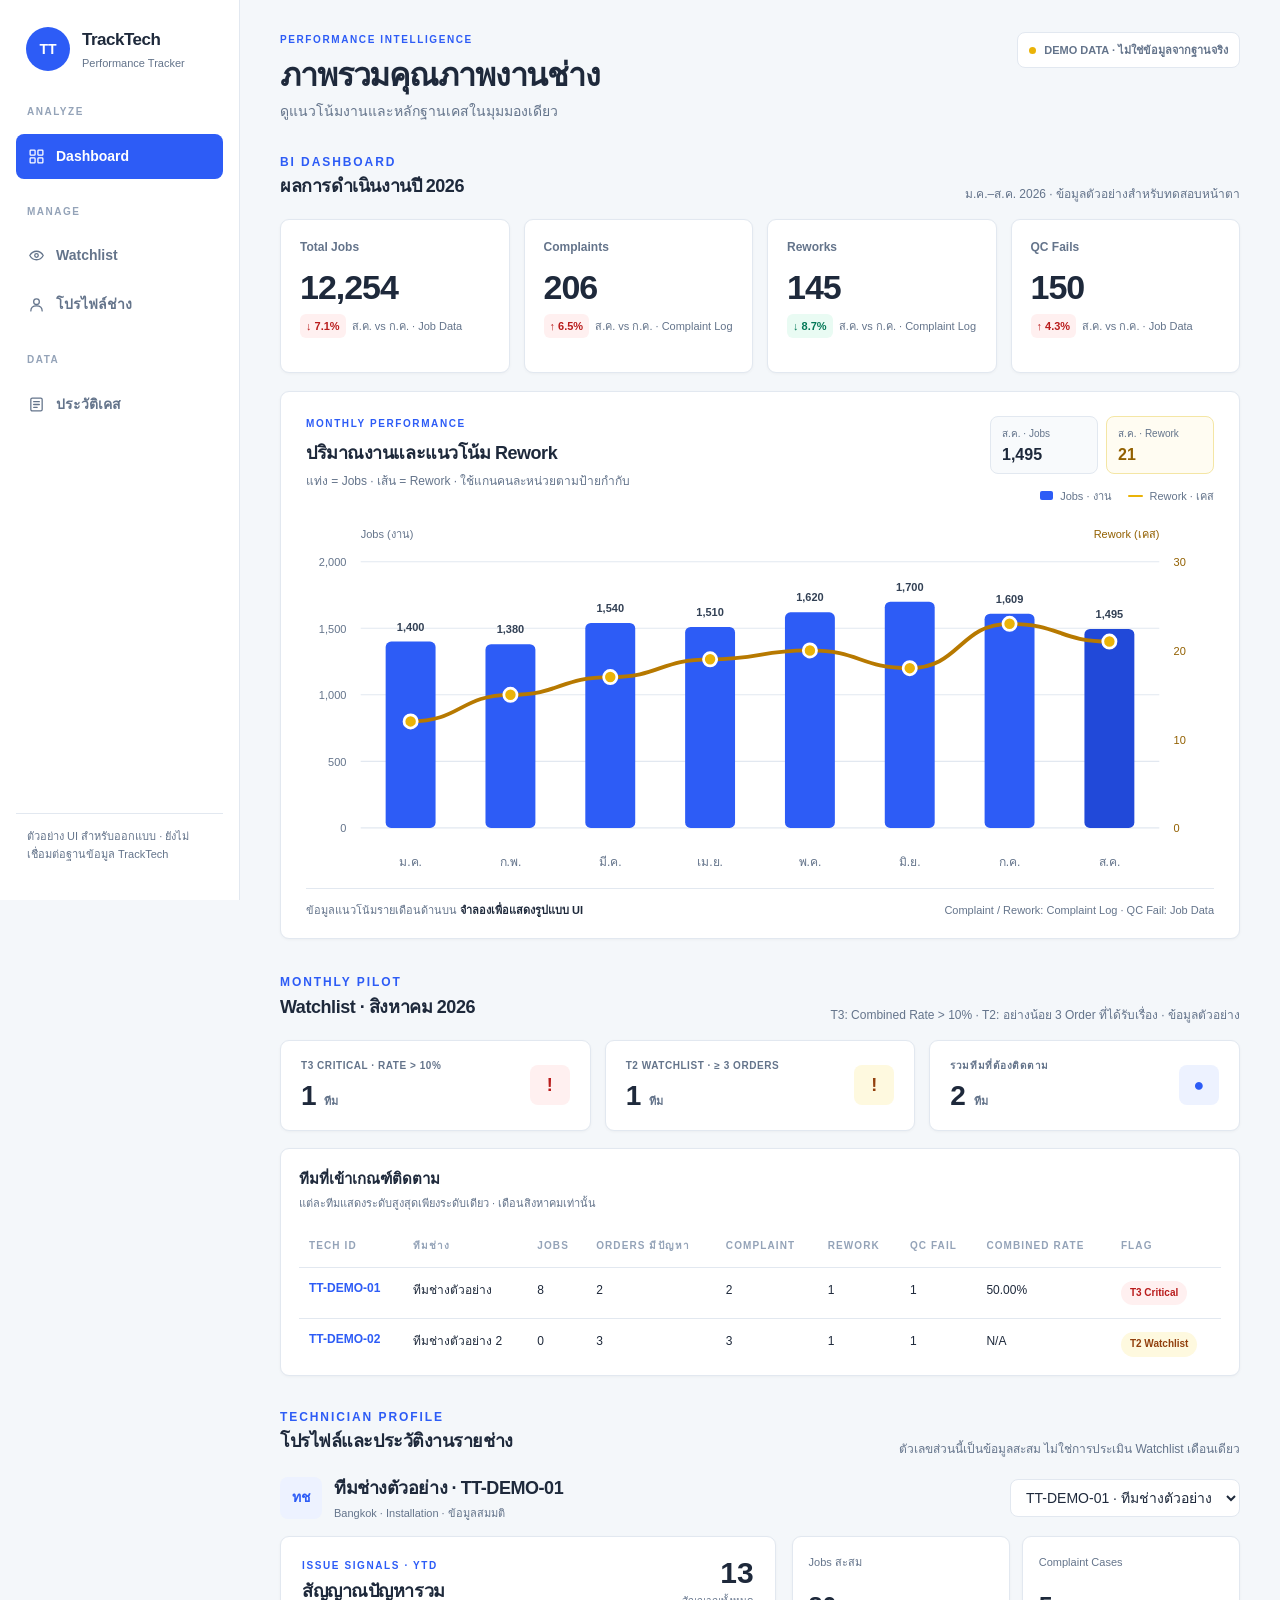
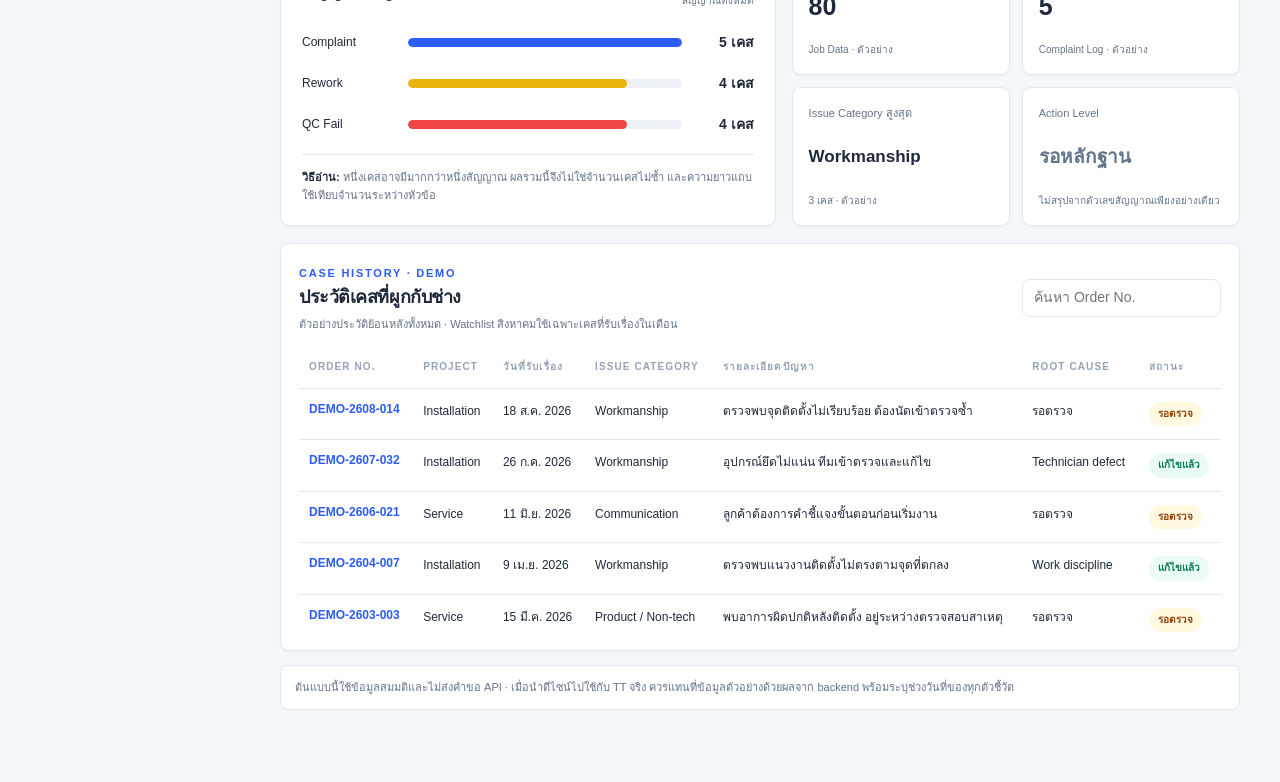
<file: prototypes/tracktech-ui-concept.html>
<!doctype html>
<html lang="th">
<head>
  <meta charset="utf-8">
  <meta name="viewport" content="width=device-width, initial-scale=1">
  <title>TrackTech · UI concept</title>
  <style>
    :root {
      color-scheme: light;
      --background: #f4f7fa;
      --surface: #ffffff;
      --border: #e2e8f0;
      --ink: #1e293b;
      --muted: #64748b;
      --blue: #2d5cf6;
      --blue-soft: #edf2ff;
      --amber: #eab308;
      --amber-soft: #fef9df;
      --red: #ef4444;
      --red-soft: #fff0f0;
      --green: #10b981;
      --green-soft: #e9fbf3;
      --shadow: 0 1px 3px rgba(0,0,0,0.04);
      --font: Thonburi, Sarabun, "Noto Sans Thai", Inter, -apple-system, BlinkMacSystemFont, "Segoe UI", sans-serif;
      --numbers: "Arial Rounded MT Bold", "Arial Rounded MT", Arial, sans-serif;
    }
    * { box-sizing: border-box; }
    html { scroll-behavior: smooth; }
    body { margin: 0; color: var(--ink); background: var(--background); font-family: var(--font); font-size: 14px; line-height: 1.65; -webkit-font-smoothing: antialiased; text-rendering: optimizeLegibility; }
    button, input, select { font: inherit; }
    button { cursor: pointer; }
    a { color: inherit; }
    :focus-visible { outline: 3px solid #92a9ff; outline-offset: 2px; }
    .layout { display: grid; grid-template-columns: 240px minmax(0,1fr); min-height: 100vh; }
    .sidebar { position: sticky; top: 0; height: 100vh; padding: 26px 16px; border-right: 1px solid var(--border); background: var(--surface); display: flex; flex-direction: column; }
    .brand { display: flex; gap: 12px; align-items: center; padding: 0 10px 28px; text-decoration: none; }
    .brand-mark { display: grid; place-items: center; width: 44px; height: 44px; border-radius: 50%; background: var(--blue); color: white; font-family: var(--numbers); font-weight: 800; }
    .brand strong { display: block; font-size: 17px; letter-spacing: -.03em; }
    .brand small { display: block; color: var(--muted); font-size: 11px; }
    .nav-label { padding: 4px 11px 9px; color: #94a3b8; font-size: 10px; font-weight: 800; letter-spacing: .15em; text-transform: uppercase; }
    .nav-label:not(:first-child) { margin-top: 17px; }
    .nav { display: grid; gap: 4px; }
    .nav a { display: flex; gap: 11px; align-items: center; padding: 11px 12px; border-radius: 8px; color: var(--muted); text-decoration: none; font-weight: 650; }
    .nav a:hover { background: var(--blue-soft); color: var(--blue); }
    .nav a[aria-current="page"] { background: var(--blue); color: #fff; }
    .nav svg { width: 17px; height: 17px; fill: none; stroke: currentColor; stroke-width: 1.8; stroke-linecap: round; stroke-linejoin: round; flex: none; }
    .sidebar-note { margin-top: auto; padding: 13px 11px 0; border-top: 1px solid var(--border); color: var(--muted); font-size: 11px; }
    .content { width: min(100%, 1500px); margin-inline: auto; padding: 32px 40px 72px; min-width: 0; }
    .topbar { display: flex; align-items: flex-start; justify-content: space-between; gap: 20px; margin-bottom: 30px; }
    .eyebrow { margin: 0 0 6px; color: var(--blue); font-size: 10px; font-weight: 800; letter-spacing: .16em; text-transform: uppercase; }
    h1, h2, h3, p { margin-top: 0; }
    h1 { margin-bottom: 5px; font-family: var(--numbers); font-size: clamp(25px,3vw,32px); line-height: 1.25; letter-spacing: -.035em; }
    h2 { margin-bottom: 3px; font-size: 18px; letter-spacing: -.025em; }
    h3 { margin-bottom: 0; font-size: 15px; }
    .subtle { color: var(--muted); }
    .topbar .subtle { margin-bottom: 0; }
    .mode { display: inline-flex; align-items: center; gap: 8px; white-space: nowrap; padding: 8px 11px; border: 1px solid var(--border); border-radius: 8px; background: var(--surface); color: var(--muted); font-size: 11px; font-weight: 650; }
    .mode i { width: 7px; height: 7px; border-radius: 50%; background: var(--amber); }
    .section-heading { display: flex; justify-content: space-between; align-items: flex-end; gap: 18px; margin: 0 0 14px; }
    .section-heading p { margin: 0; font-size: 12px; }
    .card { border: 1px solid var(--border); border-radius: 9px; background: var(--surface); box-shadow: var(--shadow); }
    .kpis { display: grid; grid-template-columns: repeat(4,minmax(0,1fr)); gap: 14px; margin-bottom: 18px; }
    .kpi { min-height: 154px; padding: 18px 19px; }
    .kpi-label { margin: 0 0 9px; color: var(--muted); font-size: 12px; font-weight: 650; }
    .kpi-value { display: block; margin-bottom: 6px; font-family: var(--numbers); font-size: clamp(28px,3vw,34px); line-height: 1.2; letter-spacing: -.03em; }
    .kpi-foot { display: flex; flex-wrap: wrap; gap: 6px; align-items: center; color: var(--muted); font-size: 11px; }
    .trend { display: inline-flex; gap: 4px; align-items: center; border-radius: 6px; padding: 3px 6px; font-family: var(--numbers); font-weight: 700; }
    .trend.good { color: #047857; background: var(--green-soft); }
    .trend.bad { color: #b91c1c; background: var(--red-soft); }
    .trend.neutral { color: var(--muted); background: var(--background); }
    .chart-card { padding: 24px 25px 19px; margin-bottom: 34px; }
    .chart-header { display: flex; justify-content: space-between; align-items: flex-start; flex-wrap: wrap; gap: 14px; }
    .chart-header .subtle { margin: 4px 0 0; font-size: 12px; }
    .chart-header__right { display: grid; justify-items: end; gap: 13px; }
    .chart-recap { display: flex; gap: 8px; flex-wrap: wrap; }
    .chart-recap span { display: grid; gap: 2px; min-width: 108px; padding: 9px 11px; border: 1px solid var(--border); border-radius: 8px; background: #f8fafc; color: var(--muted); font-size: 10px; }
    .chart-recap strong { font: 800 16px/1.2 var(--numbers); color: var(--ink); }
    .chart-recap .accent { border-color: #f4e6a5; background: #fffcf2; }
    .chart-recap .accent strong { color: #926000; }
    .legend { display: flex; flex-wrap: wrap; align-items: center; gap: 16px; color: var(--muted); font-size: 11px; }
    .legend span { display: inline-flex; align-items: center; gap: 7px; }
    .legend i { display: inline-block; width: 13px; height: 9px; border-radius: 2px; background: var(--blue); }
    .legend .line-icon { width: 15px; height: 2px; background: var(--amber); }
    .chart-scroll { position: relative; overflow-x: auto; margin: 16px -8px 0; }
    .chart-scroll svg { display: block; min-width: 650px; width: 100%; height: auto; }
    .chart-tooltip { position: absolute; z-index: 2; pointer-events: none; display: grid; gap: 4px; min-width: 134px; padding: 10px 12px; border: 1px solid var(--border); border-radius: 8px; background: #fff; color: var(--muted); box-shadow: 0 3px 10px rgba(30,41,59,.10); font-size: 11px; }
    .chart-tooltip[hidden] { display: none; }
    .chart-tooltip strong { color: var(--ink); font-size: 12px; }
    .chart-tooltip b { font-family: var(--numbers); color: var(--ink); }
    .chart-tooltip .tooltip-amber { color: #926000; }
    .chart-foot { display: flex; justify-content: space-between; gap: 12px; margin-top: 4px; border-top: 1px solid var(--border); padding-top: 12px; color: var(--muted); font-size: 11px; }
    .chart-foot strong { color: var(--ink); }
    .sr-only { position: absolute; width: 1px; height: 1px; overflow: hidden; clip: rect(0,0,0,0); white-space: nowrap; }
    .profile-head { display: flex; justify-content: space-between; align-items: center; flex-wrap: wrap; gap: 14px; margin-bottom: 14px; }
    .flags { display: grid; grid-template-columns: repeat(3,minmax(0,1fr)); gap: 14px; margin-bottom: 17px; }
    .flag { display: flex; justify-content: space-between; align-items: center; gap: 10px; padding: 18px 20px; }
    .flag p { margin: 0 0 6px; color: var(--muted); font: 800 10px/1.4 var(--font); letter-spacing: .055em; }
    .flag strong { display: block; font: 800 28px/1.2 var(--numbers); }
    .flag strong small { color: var(--muted); font: 650 11px var(--font); }
    .flag-icon { display: grid; flex: none; place-items: center; width: 40px; height: 40px; border-radius: 8px; font: 800 18px var(--numbers); }
    .flag.critical .flag-icon { background: var(--red-soft); color: #b91c1c; }
    .flag.watch .flag-icon { background: var(--amber-soft); color: #92400e; }
    .flag.total .flag-icon { background: var(--blue-soft); color: var(--blue); }
    .watchlist-table { margin-bottom: 32px; }
    .watchlist-table table { min-width: 850px; }
    .profile-name { display: flex; gap: 12px; align-items: center; }
    .avatar { display: grid; place-items: center; flex: none; width: 42px; height: 42px; border-radius: 8px; color: var(--blue); background: var(--blue-soft); font-weight: 800; }
    .profile-name h2 { margin: 0; }
    .profile-name p { margin: 0; font-size: 11px; }
    .profile-select, .search { min-height: 38px; border: 1px solid var(--border); border-radius: 8px; background: var(--surface); color: var(--ink); padding: 0 11px; }
    .profile-grid { display: grid; grid-template-columns: minmax(0,1.05fr) minmax(0,.95fr); gap: 16px; align-items: stretch; }
    .signal-card { padding: 21px; }
    .signal-heading { display: flex; justify-content: space-between; align-items: flex-start; gap: 12px; margin-bottom: 20px; }
    .signal-heading .eyebrow { margin-bottom: 3px; }
    .signal-total { text-align: right; }
    .signal-total strong { display: block; font: 800 30px/1 var(--numbers); }
    .signal-total small { color: var(--muted); font-size: 10px; }
    .signal-row { display: grid; grid-template-columns: 92px minmax(0,1fr) 58px; align-items: center; gap: 14px; margin-bottom: 18px; font-size: 12px; }
    .signal-row strong { text-align: right; font-family: var(--numbers); font-size: 14px; }
    .signal-track { display: block; height: 9px; border-radius: 5px; background: #eef2f7; overflow: hidden; }
    .signal-fill { display: block; height: 100%; border-radius: inherit; background: var(--blue); }
    .signal-row.rework .signal-fill { background: var(--amber); }
    .signal-row.qc .signal-fill { background: var(--red); }
    .signal-help { margin: 4px 0 0; padding-top: 13px; border-top: 1px solid var(--border); font-size: 11px; color: var(--muted); }
    .signal-help strong { color: var(--ink); }
    .profile-aside { display: grid; grid-template-columns: repeat(2,minmax(0,1fr)); gap: 12px; }
    .mini { display: flex; flex-direction: column; justify-content: space-between; padding: 16px; min-height: 119px; }
    .mini p { margin: 0; color: var(--muted); font-size: 11px; }
    .mini strong { font: 800 25px/1.2 var(--numbers); }
    .mini small { color: var(--muted); font-size: 10px; }
    .table-card { margin-top: 17px; padding: 18px 18px 5px; }
    .table-header { display: flex; justify-content: space-between; align-items: center; gap: 12px; flex-wrap: wrap; margin-bottom: 14px; }
    .table-header p { margin: 2px 0 0; font-size: 11px; }
    .table-wrap { overflow-x: auto; }
    table { width: 100%; border-collapse: collapse; text-align: left; }
    th { padding: 12px 10px; border-bottom: 1px solid var(--border); color: #94a3b8; font-size: 10px; font-weight: 800; letter-spacing: .11em; text-transform: uppercase; white-space: nowrap; }
    td { padding: 13px 10px; border-bottom: 1px solid var(--border); font-size: 12px; vertical-align: top; }
    tr:last-child td { border-bottom: 0; }
    tbody tr:hover { background: #f8fafc; }
    .order { color: var(--blue); font: 700 12px var(--numbers); white-space: nowrap; }
    .case-detail { min-width: 230px; max-width: 370px; }
    .pill { display: inline-flex; align-items: center; border-radius: 999px; padding: 4px 9px; font-size: 10px; font-weight: 800; white-space: nowrap; }
    .pill.ok { background: var(--green-soft); color: #047857; }
    .pill.warn { background: var(--amber-soft); color: #92400e; }
    .pill.critical { background: var(--red-soft); color: #b91c1c; }
    .note { margin: 14px 0 0; padding: 12px 14px; border: 1px solid var(--border); border-radius: 8px; background: var(--surface); color: var(--muted); font-size: 11px; }
    [hidden] { display: none !important; }
    @media (max-width: 1150px) { .content { padding-inline: 24px; } .kpis { grid-template-columns: repeat(2,minmax(0,1fr)); } .profile-grid { grid-template-columns: 1fr; } .flags { grid-template-columns: repeat(2,minmax(0,1fr)); } }
    @media (max-width: 760px) { .layout { display: block; } .sidebar { position: static; height: auto; padding: 14px 16px 10px; border-right: 0; border-bottom: 1px solid var(--border); } .brand { padding: 0 0 12px; } .nav-label,.sidebar-note { display: none; } .nav { display: flex; overflow-x: auto; } .nav a { white-space: nowrap; font-size: 12px; } .content { padding: 24px 16px 56px; } .topbar { margin-bottom: 24px; } .chart-foot { flex-wrap: wrap; } }
    @media (max-width: 500px) { .topbar { display: block; } .mode { margin-top: 12px; } .kpis { gap: 10px; } .kpi { min-height: 142px; padding: 14px; } .kpi-value { font-size: 26px; } .kpi-foot { font-size: 10px; } .chart-card { padding: 18px 16px; } .chart-header__right { justify-items: start; } .chart-recap span { min-width: 99px; } .flags { grid-template-columns: 1fr; gap: 10px; } .signal-card { padding: 16px; } .signal-row { grid-template-columns: 74px minmax(0,1fr) 48px; gap: 8px; } .section-heading { display: block; } .section-heading p { margin-top: 5px; } .profile-aside { gap: 10px; } }
  </style>
</head>
<body>
  <div class="layout">
    <aside class="sidebar" aria-label="เมนูหลัก">
      <a class="brand" href="#dashboard"><span class="brand-mark">TT</span><span><strong>TrackTech</strong><small>Performance Tracker</small></span></a>
      <nav class="nav" aria-label="การนำทาง">
        <span class="nav-label">ANALYZE</span>
        <a href="#dashboard" data-nav="dashboard" aria-current="page"><svg viewBox="0 0 24 24" aria-hidden="true"><rect x="3" y="3" width="7" height="7" rx="1"/><rect x="14" y="3" width="7" height="7" rx="1"/><rect x="3" y="14" width="7" height="7" rx="1"/><rect x="14" y="14" width="7" height="7" rx="1"/></svg>Dashboard</a>
        <span class="nav-label">MANAGE</span>
        <a href="#watchlist" data-nav="watchlist"><svg viewBox="0 0 24 24" aria-hidden="true"><path d="M2.5 12s3.4-6 9.5-6 9.5 6 9.5 6-3.4 6-9.5 6-9.5-6-9.5-6Z"/><circle cx="12" cy="12" r="2.5"/></svg>Watchlist</a>
        <a href="#profile" data-nav="profile"><svg viewBox="0 0 24 24" aria-hidden="true"><circle cx="12" cy="8" r="4"/><path d="M4 21c0-4 3-7 8-7s8 3 8 7"/></svg>โปรไฟล์ช่าง</a>
        <span class="nav-label">DATA</span>
        <a href="#cases" data-nav="cases"><svg viewBox="0 0 24 24" aria-hidden="true"><rect x="4" y="3" width="16" height="18" rx="2"/><path d="M8 8h8M8 12h8M8 16h5"/></svg>ประวัติเคส</a>
      </nav>
      <p class="sidebar-note">ตัวอย่าง UI สำหรับออกแบบ · ยังไม่เชื่อมต่อฐานข้อมูล TrackTech</p>
    </aside>
    <main class="content">
      <header class="topbar">
        <div><p class="eyebrow">PERFORMANCE INTELLIGENCE</p><h1>ภาพรวมคุณภาพงานช่าง</h1><p class="subtle">ดูแนวโน้มงานและหลักฐานเคสในมุมมองเดียว</p></div>
        <span class="mode"><i aria-hidden="true"></i> DEMO DATA · ไม่ใช่ข้อมูลจากฐานจริง</span>
      </header>

      <section id="dashboard" aria-labelledby="dashboard-title">
        <div class="section-heading"><div><p class="eyebrow">BI DASHBOARD</p><h2 id="dashboard-title">ผลการดำเนินงานปี 2026</h2></div><p class="subtle">ม.ค.–ส.ค. 2026 · ข้อมูลตัวอย่างสำหรับทดสอบหน้าตา</p></div>
        <div id="kpis" class="kpis" aria-label="ตัวเลขสะสม"></div>
        <article class="card chart-card" aria-labelledby="chart-title">
          <div class="chart-header"><div><p class="eyebrow">MONTHLY PERFORMANCE</p><h2 id="chart-title">ปริมาณงานและแนวโน้ม Rework</h2><p class="subtle">แท่ง = Jobs · เส้น = Rework · ใช้แกนคนละหน่วยตามป้ายกำกับ</p></div><div class="chart-header__right"><div class="chart-recap"><span>ส.ค. · Jobs<strong id="latest-jobs">—</strong></span><span class="accent">ส.ค. · Rework<strong id="latest-reworks">—</strong></span></div><div class="legend"><span><i aria-hidden="true"></i>Jobs · งาน</span><span><i class="line-icon" aria-hidden="true"></i>Rework · เคส</span></div></div></div>
          <div id="chart" class="chart-scroll" role="img" aria-label="กราฟเปรียบเทียบ Jobs เป็นแท่งและ Rework เป็นเส้นรายเดือน"></div>
          <table id="chart-data" class="sr-only"><caption>ข้อมูลที่ใช้ในกราฟรายเดือน</caption><thead><tr><th>เดือน</th><th>Jobs</th><th>Rework</th></tr></thead><tbody></tbody></table>
          <div class="chart-foot"><span>ข้อมูลแนวโน้มรายเดือนด้านบน <strong>จำลองเพื่อแสดงรูปแบบ UI</strong></span><span>Complaint / Rework: Complaint Log · QC Fail: Job Data</span></div>
        </article>
      </section>

      <section id="watchlist" aria-labelledby="watchlist-title">
        <div class="section-heading"><div><p class="eyebrow">MONTHLY PILOT</p><h2 id="watchlist-title">Watchlist · สิงหาคม 2026</h2></div><p class="subtle">T3: Combined Rate &gt; 10% · T2: อย่างน้อย 3 Order ที่ได้รับเรื่อง · ข้อมูลตัวอย่าง</p></div>
        <div class="flags" id="watchlist-flags" aria-label="สรุป flag เดือนสิงหาคม"></div>
        <div class="card table-card watchlist-table"><div class="table-header"><div><h3>ทีมที่เข้าเกณฑ์ติดตาม</h3><p class="subtle">แต่ละทีมแสดงระดับสูงสุดเพียงระดับเดียว · เดือนสิงหาคมเท่านั้น</p></div></div><div class="table-wrap"><table><thead><tr><th>Tech ID</th><th>ทีมช่าง</th><th>Jobs</th><th>Orders มีปัญหา</th><th>Complaint</th><th>Rework</th><th>QC Fail</th><th>Combined Rate</th><th>Flag</th></tr></thead><tbody id="watchlist-rows"></tbody></table></div></div>
      </section>

      <section id="profile" aria-labelledby="profile-title">
        <div class="section-heading"><div><p class="eyebrow">TECHNICIAN PROFILE</p><h2 id="profile-title">โปรไฟล์และประวัติงานรายช่าง</h2></div><p class="subtle">ตัวเลขส่วนนี้เป็นข้อมูลสะสม ไม่ใช่การประเมิน Watchlist เดือนเดียว</p></div>
        <div class="profile-head"><div class="profile-name"><span class="avatar" aria-hidden="true">ทช</span><div><h2>ทีมช่างตัวอย่าง · TT-DEMO-01</h2><p class="subtle">Bangkok · Installation · ข้อมูลสมมติ</p></div></div><label><span class="sr-only">เลือกทีมช่าง</span><select class="profile-select" aria-label="ทีมช่างในต้นแบบ"><option>TT-DEMO-01 · ทีมช่างตัวอย่าง</option></select></label></div>
        <div class="profile-grid">
          <article class="card signal-card" aria-labelledby="signals-title">
            <div class="signal-heading"><div><p class="eyebrow">ISSUE SIGNALS · YTD</p><h2 id="signals-title">สัญญาณปัญหารวม</h2></div><div class="signal-total"><strong id="signal-total">0</strong><small>สัญญาณทั้งหมด</small></div></div>
            <div id="signals" aria-label="จำนวนสัญญาณแยกตามหัวข้อ"></div>
            <p class="signal-help"><strong>วิธีอ่าน:</strong> หนึ่งเคสอาจมีมากกว่าหนึ่งสัญญาณ ผลรวมนี้จึงไม่ใช่จำนวนเคสไม่ซ้ำ และความยาวแถบใช้เทียบจำนวนระหว่างหัวข้อ</p>
          </article>
          <div class="profile-aside" aria-label="สรุปโปรไฟล์">
            <article class="card mini"><p>Jobs สะสม</p><strong>80</strong><small>Job Data · ตัวอย่าง</small></article>
            <article class="card mini"><p>Complaint Cases</p><strong>5</strong><small>Complaint Log · ตัวอย่าง</small></article>
            <article class="card mini"><p>Issue Category สูงสุด</p><strong style="font-family:var(--font);font-size:17px">Workmanship</strong><small>3 เคส · ตัวอย่าง</small></article>
            <article class="card mini"><p>Action Level</p><strong style="font-size:19px;color:var(--muted)">รอหลักฐาน</strong><small>ไม่สรุปจากตัวเลขสัญญาณเพียงอย่างเดียว</small></article>
          </div>
        </div>
      </section>

      <section id="cases" class="card table-card" aria-labelledby="cases-title">
        <div class="table-header"><div><p class="eyebrow">CASE HISTORY · DEMO</p><h2 id="cases-title">ประวัติเคสที่ผูกกับช่าง</h2><p class="subtle">ตัวอย่างประวัติย้อนหลังทั้งหมด · Watchlist สิงหาคมใช้เฉพาะเคสที่รับเรื่องในเดือน</p></div><label><span class="sr-only">ค้นหาเลขออเดอร์</span><input id="order-search" class="search" type="search" placeholder="ค้นหา Order No." aria-label="ค้นหา Order No."></label></div>
        <div class="table-wrap"><table><thead><tr><th>Order No.</th><th>Project</th><th>วันที่รับเรื่อง</th><th>Issue Category</th><th>รายละเอียดปัญหา</th><th>Root Cause</th><th>สถานะ</th></tr></thead><tbody id="case-rows"></tbody></table></div>
      </section>
      <p class="note">ต้นแบบนี้ใช้ข้อมูลสมมติและไม่ส่งคำขอ API · เมื่อนำดีไซน์ไปใช้กับ TT จริง ควรแทนที่ข้อมูลตัวอย่างด้วยผลจาก backend พร้อมระบุช่วงวันที่ของทุกตัวชี้วัด</p>
    </main>
  </div>
  <script>
    // Mock data for visual review only. This standalone prototype makes no API calls.
    const months = [
      { month: 'ม.ค.', jobs: 1400, complaints: 15, reworks: 12, qcFails: 12 },
      { month: 'ก.พ.', jobs: 1380, complaints: 20, reworks: 15, qcFails: 14 },
      { month: 'มี.ค.', jobs: 1540, complaints: 23, reworks: 17, qcFails: 17 },
      { month: 'เม.ย.', jobs: 1510, complaints: 27, reworks: 19, qcFails: 19 },
      { month: 'พ.ค.', jobs: 1620, complaints: 28, reworks: 20, qcFails: 20 },
      { month: 'มิ.ย.', jobs: 1700, complaints: 29, reworks: 18, qcFails: 21 },
      { month: 'ก.ค.', jobs: 1609, complaints: 31, reworks: 23, qcFails: 23 },
      { month: 'ส.ค.', jobs: 1495, complaints: 33, reworks: 21, qcFails: 24 },
    ];
    const signalData = [
      { label: 'Complaint', value: 5, tone: '' },
      { label: 'Rework', value: 4, tone: 'rework' },
      { label: 'QC Fail', value: 4, tone: 'qc' },
    ];
    const watchlistData = [
      { id: 'TT-DEMO-01', team: 'ทีมช่างตัวอย่าง', jobs: 8, affected: 2, complaint: 2, rework: 1, qcFail: 1, status: 'CRITICAL' },
      { id: 'TT-DEMO-02', team: 'ทีมช่างตัวอย่าง 2', jobs: 0, affected: 3, complaint: 3, rework: 1, qcFail: 1, status: 'WATCHLIST' },
    ];
    const cases = [
      { order: 'DEMO-2608-014', project: 'Installation', date: '18 ส.ค. 2026', category: 'Workmanship', detail: 'ตรวจพบจุดติดตั้งไม่เรียบร้อย ต้องนัดเข้าตรวจซ้ำ', root: 'รอตรวจ', status: 'รอตรวจ' },
      { order: 'DEMO-2607-032', project: 'Installation', date: '26 ก.ค. 2026', category: 'Workmanship', detail: 'อุปกรณ์ยึดไม่แน่น ทีมเข้าตรวจและแก้ไข', root: 'Technician defect', status: 'แก้ไขแล้ว' },
      { order: 'DEMO-2606-021', project: 'Service', date: '11 มิ.ย. 2026', category: 'Communication', detail: 'ลูกค้าต้องการคำชี้แจงขั้นตอนก่อนเริ่มงาน', root: 'รอตรวจ', status: 'รอตรวจ' },
      { order: 'DEMO-2604-007', project: 'Installation', date: '9 เม.ย. 2026', category: 'Workmanship', detail: 'ตรวจพบแนวงานติดตั้งไม่ตรงตามจุดที่ตกลง', root: 'Work discipline', status: 'แก้ไขแล้ว' },
      { order: 'DEMO-2603-003', project: 'Service', date: '15 มี.ค. 2026', category: 'Product / Non-tech', detail: 'พบอาการผิดปกติหลังติดตั้ง อยู่ระหว่างตรวจสอบสาเหตุ', root: 'รอตรวจ', status: 'รอตรวจ' },
    ];
    const nf = new Intl.NumberFormat('en-US');
    const escapeHtml = (text) => String(text ?? '').replace(/[&<>"']/g, character => ({'&':'&amp;','<':'&lt;','>':'&gt;','"':'&quot;',"'":'&#39;'}[character]));

    function renderKpis() {
      const last = months.at(-1), before = months.at(-2);
      const cards = [
        { label: 'Total Jobs', key: 'jobs', improveWhen: 'up', source: 'Job Data' },
        { label: 'Complaints', key: 'complaints', improveWhen: 'down', source: 'Complaint Log' },
        { label: 'Reworks', key: 'reworks', improveWhen: 'down', source: 'Complaint Log' },
        { label: 'QC Fails', key: 'qcFails', improveWhen: 'down', source: 'Job Data' },
      ];
      document.querySelector('#kpis').innerHTML = cards.map(card => {
        const total = months.reduce((sum, month) => sum + month[card.key], 0);
        const delta = ((last[card.key] - before[card.key]) / before[card.key]) * 100;
        const direction = delta > 0 ? '↑' : delta < 0 ? '↓' : '→';
        const tone = delta === 0 ? 'neutral' : (delta > 0) === (card.improveWhen === 'up') ? 'good' : 'bad';
        return `<article class="card kpi"><p class="kpi-label">${card.label}</p><strong class="kpi-value">${nf.format(total)}</strong><div class="kpi-foot"><span class="trend ${tone}">${direction} ${Math.abs(delta).toFixed(1)}%</span><span>ส.ค. vs ก.ค. · ${card.source}</span></div></article>`;
      }).join('');
    }

    function renderChart() {
      const width = 840, height = 330, left = 57, right = 57, top = 37, bottom = 51;
      const graphWidth = width - left - right, graphHeight = height - top - bottom;
      const maxJobs = 2000, maxReworks = 30, band = graphWidth / months.length;
      const yJobs = value => top + graphHeight * (1 - value / maxJobs);
      const yReworks = value => top + graphHeight * (1 - value / maxReworks);
      const x = index => left + band * (index + .5);
      const grid = [0,500,1000,1500,2000].map(value => {
        const y = yJobs(value);
        return `<line x1="${left}" y1="${y}" x2="${width - right}" y2="${y}" stroke="#e2e8f0" stroke-width="1"/><text x="${left - 13}" y="${y + 4}" text-anchor="end" fill="#64748b" font-size="10" font-family="Arial Rounded MT, Arial, sans-serif">${nf.format(value)}</text>`;
      }).join('');
      const rightAxis = [0,10,20,30].map(value => `<text x="${width - right + 13}" y="${yReworks(value) + 4}" fill="#926000" font-size="10" font-family="Arial Rounded MT, Arial, sans-serif">${value}</text>`).join('');
      const bars = months.map((month, index) => {
        const barWidth = Math.min(46, band * .50), barX = x(index) - barWidth/2;
        const color = index === months.length - 1 ? '#2149d9' : '#2d5cf6';
        return `<rect x="${barX}" y="${yJobs(month.jobs)}" width="${barWidth}" height="${top + graphHeight - yJobs(month.jobs)}" rx="5" fill="${color}"><title>${month.month}: ${nf.format(month.jobs)} Jobs</title></rect><text x="${x(index)}" y="${yJobs(month.jobs) - 10}" text-anchor="middle" fill="#334155" font-size="10" font-weight="700" font-family="Arial Rounded MT, Arial, sans-serif">${nf.format(month.jobs)}</text><text x="${x(index)}" y="${height - 16}" text-anchor="middle" fill="#64748b" font-size="11" font-family="Thonburi, Sarabun, sans-serif">${month.month}</text>`;
      }).join('');
      const points = months.map((month,index) => ({x: x(index), y: yReworks(month.reworks)}));
      const smoothPath = points.slice(1).reduce((path, point, index) => {
        const prior = points[index], middle = (prior.x + point.x) / 2;
        return `${path} C ${middle} ${prior.y}, ${middle} ${point.y}, ${point.x} ${point.y}`;
      }, `M ${points[0].x} ${points[0].y}`);
      const line = `<path d="${smoothPath}" fill="none" stroke="#b77900" stroke-width="3.5" stroke-linecap="round" stroke-linejoin="round"/>`;
      const dots = months.map((month,index) => `<circle cx="${x(index)}" cy="${yReworks(month.reworks)}" r="6" fill="#eab308" stroke="#fff" stroke-width="2.5"><title>${month.month}: ${month.reworks} Rework cases</title></circle>`).join('');
      const axisTitles = `<text x="${left}" y="15" fill="#64748b" font-size="10" font-family="Thonburi, Sarabun, sans-serif">Jobs (งาน)</text><text x="${width-right}" y="15" text-anchor="end" fill="#926000" font-size="10" font-family="Thonburi, Sarabun, sans-serif">Rework (เคส)</text>`;
      const chart = document.querySelector('#chart');
      chart.innerHTML = `<svg viewBox="0 0 ${width} ${height}" xmlns="http://www.w3.org/2000/svg" aria-hidden="true">${grid}${axisTitles}${rightAxis}${bars}${line}${dots}<line id="chart-hover-line" y1="${top}" y2="${top+graphHeight}" stroke="#94a3b8" stroke-width="1" stroke-dasharray="3 4" visibility="hidden"/></svg><div class="chart-tooltip" id="chart-tooltip" hidden></div>`;
      const svg = chart.querySelector('svg');
      const tooltip = chart.querySelector('#chart-tooltip');
      const hoverLine = chart.querySelector('#chart-hover-line');
      const showMonth = event => {
        const bounds = svg.getBoundingClientRect();
        const chartX = (event.clientX - bounds.left) / bounds.width * width;
        if (chartX < left || chartX > width-right) { tooltip.hidden = true; hoverLine.setAttribute('visibility','hidden'); return; }
        const index = Math.min(months.length-1,Math.floor((chartX-left)/band));
        const month = months[index];
        tooltip.innerHTML = `<strong>${month.month} 2026 · ตัวอย่าง</strong><span>Jobs <b>${nf.format(month.jobs)}</b> งาน</span><span>Rework <b class="tooltip-amber">${nf.format(month.reworks)}</b> เคส</span>`;
        tooltip.style.left = `${Math.max(8,Math.min(bounds.width-147,x(index)/width*bounds.width-68))}px`;
        tooltip.style.top = `${Math.max(31,yReworks(month.reworks)/height*bounds.height-86)}px`;
        tooltip.hidden = false;
        hoverLine.setAttribute('x1',x(index)); hoverLine.setAttribute('x2',x(index)); hoverLine.setAttribute('visibility','visible');
      };
      svg.addEventListener('pointermove',showMonth);
      svg.addEventListener('pointerleave',() => { tooltip.hidden = true; hoverLine.setAttribute('visibility','hidden'); });
      document.querySelector('#chart-data tbody').innerHTML = months.map(month => `<tr><td>${month.month}</td><td>${month.jobs}</td><td>${month.reworks}</td></tr>`).join('');
      document.querySelector('#latest-jobs').textContent = nf.format(months.at(-1).jobs);
      document.querySelector('#latest-reworks').textContent = nf.format(months.at(-1).reworks);
    }

    function renderSignals() {
      const total = signalData.reduce((sum, signal) => sum + signal.value, 0);
      const maximum = Math.max(1, ...signalData.map(signal => signal.value));
      document.querySelector('#signal-total').textContent = nf.format(total);
      document.querySelector('#signals').innerHTML = signalData.map(signal => `<div class="signal-row ${signal.tone}"><span>${signal.label}</span><span class="signal-track"><span class="signal-fill" style="width:${(signal.value/maximum)*100}%"></span></span><strong>${signal.value} เคส</strong></div>`).join('');
    }

    function renderWatchlist() {
      const t3 = watchlistData.filter(team => team.status === 'CRITICAL').length;
      const t2 = watchlistData.filter(team => team.status === 'WATCHLIST').length;
      const flags = [
        { label: 'T3 CRITICAL · RATE > 10%', count: t3, tone: 'critical', icon: '!' },
        { label: 'T2 WATCHLIST · ≥ 3 ORDERS', count: t2, tone: 'watch', icon: '!' },
        { label: 'รวมทีมที่ต้องติดตาม', count: t3+t2, tone: 'total', icon: '●' },
      ];
      document.querySelector('#watchlist-flags').innerHTML = flags.map(flag => `<article class="card flag ${flag.tone}"><div><p>${escapeHtml(flag.label)}</p><strong>${flag.count} <small>ทีม</small></strong></div><span class="flag-icon" aria-hidden="true">${flag.icon}</span></article>`).join('');
      document.querySelector('#watchlist-rows').innerHTML = watchlistData.map(team => {
        const combined = team.jobs ? `${((team.complaint+team.rework+team.qcFail)/team.jobs*100).toFixed(2)}%` : 'N/A';
        const tier = team.status === 'CRITICAL' ? 'T3 Critical' : 'T2 Watchlist';
        return `<tr><td class="order">${escapeHtml(team.id)}</td><td>${escapeHtml(team.team)}</td><td>${team.jobs}</td><td>${team.affected}</td><td>${team.complaint}</td><td>${team.rework}</td><td>${team.qcFail}</td><td>${combined}</td><td><span class="pill ${team.status === 'CRITICAL' ? 'critical' : 'warn'}">${tier}</span></td></tr>`;
      }).join('');
    }

    function renderCases(query = '') {
      const matched = cases.filter(item => item.order.toLowerCase().includes(query.trim().toLowerCase()));
      document.querySelector('#case-rows').innerHTML = matched.map(item => `<tr><td class="order">${escapeHtml(item.order)}</td><td>${escapeHtml(item.project)}</td><td>${escapeHtml(item.date)}</td><td>${escapeHtml(item.category)}</td><td class="case-detail">${escapeHtml(item.detail)}</td><td>${escapeHtml(item.root)}</td><td><span class="pill ${item.status === 'แก้ไขแล้ว' ? 'ok' : 'warn'}">${escapeHtml(item.status)}</span></td></tr>`).join('') || '<tr><td colspan="7" class="subtle">ไม่พบ Order No. ที่ค้นหา</td></tr>';
    }

    function syncNav() {
      const current = ['dashboard','watchlist','profile','cases'].includes(location.hash.slice(1)) ? location.hash.slice(1) : 'dashboard';
      document.querySelectorAll('[data-nav]').forEach(link => {
        if (link.dataset.nav === current) link.setAttribute('aria-current','page');
        else link.removeAttribute('aria-current');
      });
    }
    renderKpis(); renderChart(); renderSignals(); renderWatchlist(); renderCases(); syncNav();
    document.querySelector('#order-search').addEventListener('input', event => renderCases(event.target.value));
    window.addEventListener('hashchange', syncNav);
  </script>
</body>
</html>
</file>
